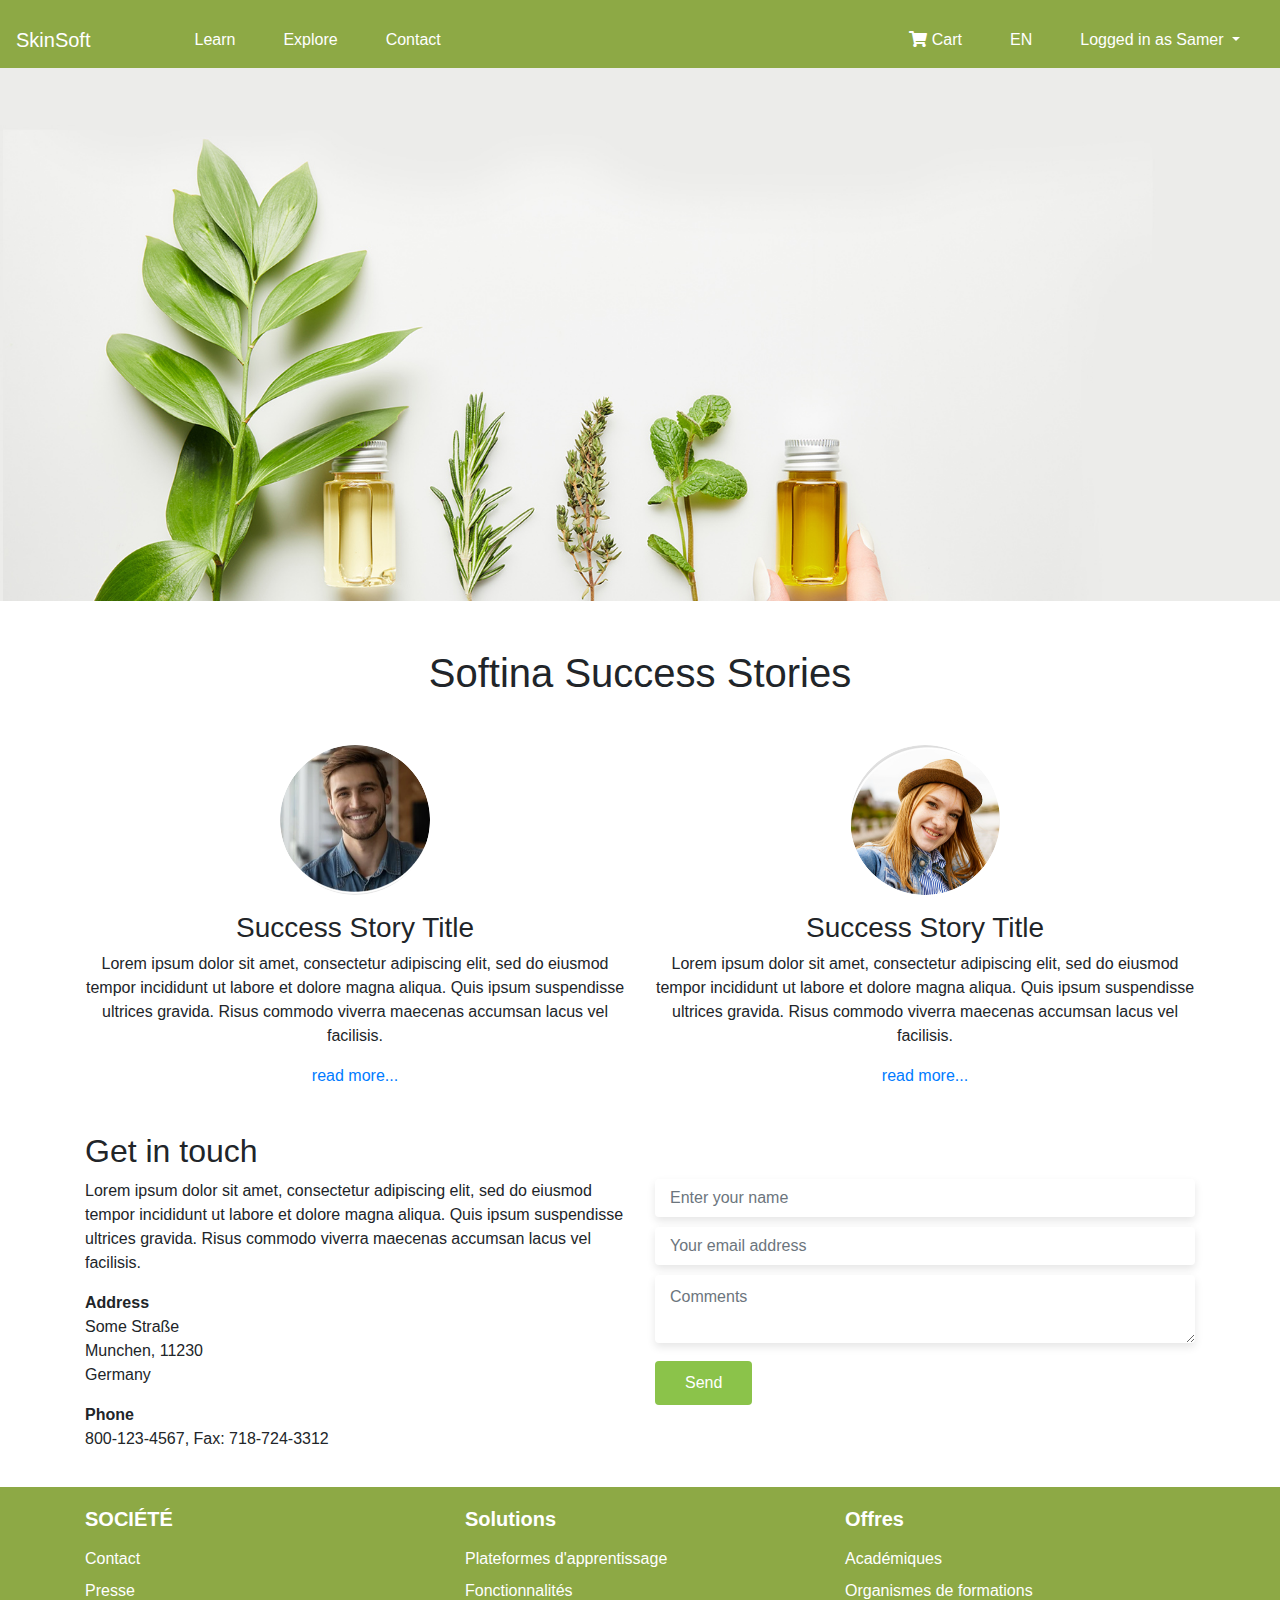
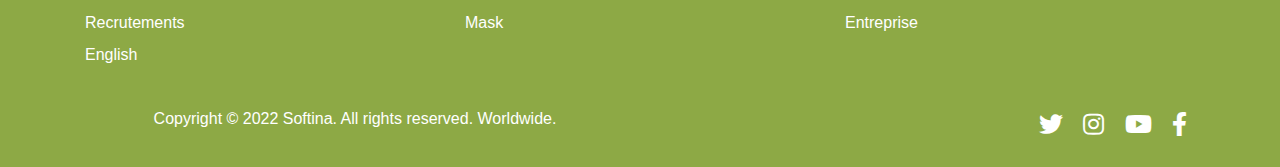
<file: index.html>
<!DOCTYPE html>
<html lang="en">
<head>
    <meta charset="UTF-8">
    <meta name="viewport" content="width=device-width, initial-scale=1.0">
    <title>SkinSoft</title>
    <link href="https://stackpath.bootstrapcdn.com/bootstrap/4.5.2/css/bootstrap.min.css" rel="stylesheet">
    <link href="https://cdnjs.cloudflare.com/ajax/libs/font-awesome/5.15.3/css/all.min.css" rel="stylesheet">
    <script src="https://code.jquery.com/jquery-3.5.1.slim.min.js"></script>
    <script src="https://cdn.jsdelivr.net/npm/@popperjs/core@2.5.3/dist/umd/popper.min.js"></script>
    <script src="https://stackpath.bootstrapcdn.com/bootstrap/4.5.2/js/bootstrap.min.js"></script>
    <link rel="stylesheet" href="style.css">
</head>
<body>
    <nav class="navbar navbar-expand-lg  navbar-light navbar-custom" style="background-color: #8da945; color: white">
        <a class="navbar-brand" href="#">SkinSoft</a>
        <button class="navbar-toggler" type="button" data-toggle="collapse" data-target="#navbarNav" aria-controls="navbarNav" aria-expanded="false" aria-label="Toggle navigation">
            <span class="navbar-toggler-icon"></span>
        </button>
        <div class="collapse navbar-collapse" id="navbarNav">
            <ul class="navbar-nav mr-auto">
                <li class="nav-item mx-3">
                    <a class="nav-link " href="#">Learn</a>
                </li>
                <li class="nav-item mx-3">
                    <a class="nav-link" href="#">Explore</a>
                </li>
                <li class="nav-item mx-3">
                    <a class="nav-link" href="#">Contact</a>
                </li>
            </ul>
            <ul class="navbar-nav">
                <li class="nav-item mx-3">
                    <a class="nav-link" href="#"><i class="fa fa-shopping-cart"></i> Cart</a>
                </li>
                <li class="nav-item mx-3">
                    <a class="nav-link" href="#">EN</a>
                </li>
                <li class="nav-item dropdown mx-3">
                    <a class="nav-link dropdown-toggle" href="#" id="navbarDropdown" role="button" data-toggle="dropdown" aria-haspopup="true" aria-expanded="false">
                        Logged in as Samer
                    </a>
                    <div class="dropdown-menu" aria-labelledby="navbarDropdown">
                        <a class="dropdown-item" href="#">Profile</a>
                        <a class="dropdown-item" href="#">Logout</a>
                        <a class="dropdown-item" href="#">Log in via another account</a>
                    </div>
                </li>
            </ul>
        </div>
    </nav>
    <div class="image-container">
        <img src="images/BANNER1.JPG" alt="Banner image" class="img-fluid">
    </div>
    <div class="container">
        <h1 class="text-center my-5">Softina Success Stories</h1>
        <div class="row text-center">
            <div class="col-md-6 col-lg-6 col-xl-6 mb-4">
                <div class="success-story">
                    <img src="./images/man.png" alt="Success Story 1" class="img-fluid mb-3">
                    <h3>Success Story Title</h3>
                    <p>Lorem ipsum dolor sit amet, consectetur adipiscing elit, sed do eiusmod tempor incididunt ut labore et dolore magna aliqua. Quis ipsum suspendisse ultrices gravida. Risus commodo viverra maecenas accumsan lacus vel facilisis.</p>
                    <a href="#">read more...</a>
                </div>
            </div>
            <div class="col-md-6 col-lg-6 col-xl-6 mb-4">
                <div class="success-story">
                    <img src="./images/woman.png" alt="Success Story 2" class="img-fluid mb-3">
                    <h3>Success Story Title</h3>
                    <p>Lorem ipsum dolor sit amet, consectetur adipiscing elit, sed do eiusmod tempor incididunt ut labore et dolore magna aliqua. Quis ipsum suspendisse ultrices gravida. Risus commodo viverra maecenas accumsan lacus vel facilisis.</p>
                    <a href="#">read more...</a>
                </div>
            </div>
        </div>
        <div class="contact-section">
            <h2>Get in touch</h2>
            <div class="row">
                <div class="col-md-6 contact-info">
                    <p>Lorem ipsum dolor sit amet, consectetur adipiscing elit, sed do eiusmod tempor incididunt ut labore et dolore magna aliqua. Quis ipsum suspendisse ultrices gravida. Risus commodo viverra maecenas accumsan lacus vel facilisis.</p>
                    <p>
                        <strong>Address</strong><br>
                        Some Straße<br>
                        Munchen, 11230<br>
                        Germany
                    </p>
                    <p>
                        <strong>Phone</strong><br>
                        800-123-4567, Fax: 718-724-3312
                    </p>
                </div>
                <div class="col-md-6">
                    <form>
                        <input type="text" class="form-control" placeholder="Enter your name" required>
                        <input type="email" class="form-control" placeholder="Your email address" required>
                        <textarea class="form-control" placeholder="Comments" required></textarea>
                        <button type="submit" class="btn btn-success mt-2">Send</button>
                    </form>
                </div>
            </div>
        </div>
    </div>
    <footer style="background-color: #8da945; color: white; padding: 20px">
        <div class="container">
            <div class="row">
                <div class="col-md-4">
                    <h5>SOCIÉTÉ</h5>
                    <ul class="list-unstyled">
                        <li><a href="#" style="color: white;">Contact</a></li>
                        <li><a href="#" style="color: white;">Presse</a></li>
                        <li><a href="#" style="color: white;">Recrutements</a></li>
                        <li><a href="#" style="color: white;">English</a></li>
                    </ul>
                </div>
                <div class="col-md-4">
                    <h5>Solutions</h5>
                    <ul class="list-unstyled">
                        <li><a href="#" style="color: white;">Plateformes d'apprentissage</a></li>
                        <li><a href="#" style="color: white;">Fonctionnalités</a></li>
                        <li><a href="#" style="color: white;">Mask</a></li>
                    </ul>
                </div>
                <div class="col-md-4">
                    <h5>Offres</h5>
                    <ul class="list-unstyled">
                        <li><a href="#" style="color: white;">Académiques</a></li>
                        <li><a href="#" style="color: white;">Organismes de formations</a></li>
                        <li><a href="#" style="color: white;">Entreprise</a></li>
                    </ul>
                </div>
            </div>
            <div class="row mt-4">
                <div class="col-md-6">
                    <p>Copyright © 2022 Softina. All rights reserved. Worldwide.</p>
                </div>
                <div class="col-md-6 text-right">
                    <a href="#" style="color: white;" class="mx-2"><i class="fab fa-twitter"></i></a>
                    <a href="#" style="color: white;" class="mx-2"><i class="fab fa-instagram"></i></a>
                    <a href="#" style="color: white;" class="mx-2"><i class="fab fa-youtube"></i></a>
                    <a href="#" style="color: white;" class="mx-2"><i class="fab fa-facebook-f"></i></a>
                </div>
            </div>

        </div>

    </footer>
</body>
</html>
</file>
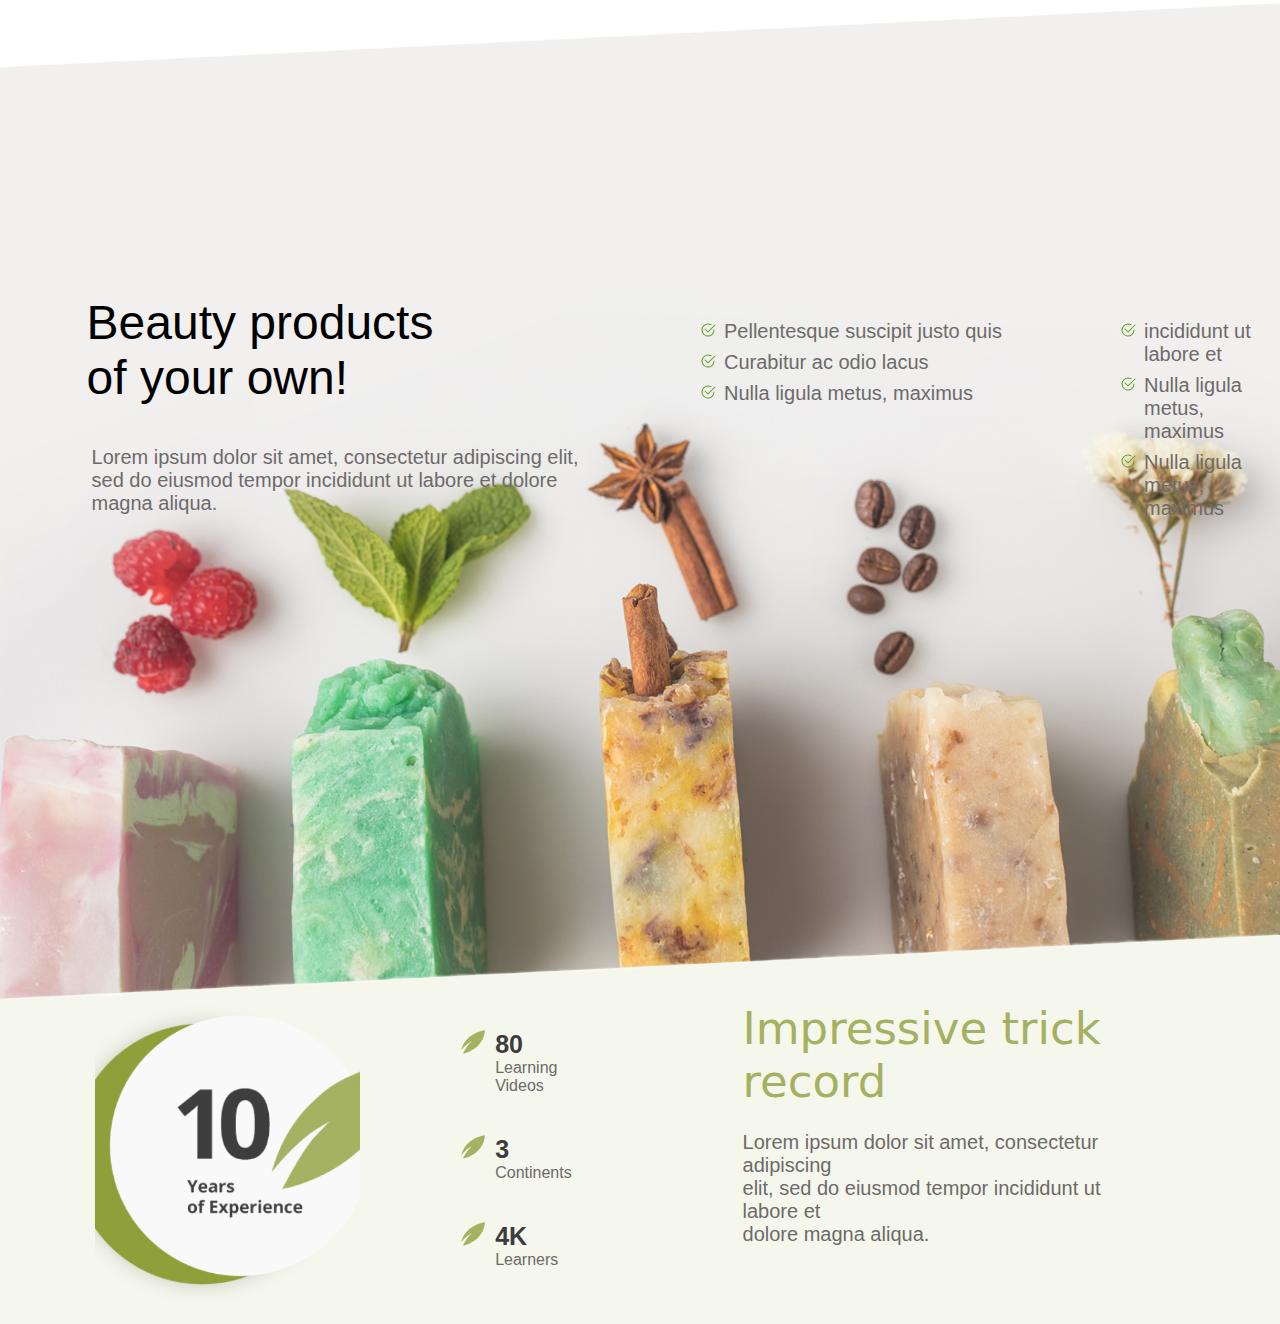
<file: saleh.html>
<!DOCTYPE html>
<html lang="en">
<head>
    <meta charset="UTF-8">
    <meta name="viewport" content="width=device-width, initial-scale=1.0">
    <link rel="stylesheet" href="styles.css">
    <title>Document</title>
</head>
<body>

    <div class="container">
        <div class="image-container">
            <img src="./images/after update.png" alt="">
        </div>
        <div class="title_first_second">
            <p class="first_title">Beauty products <br> of your own!</p>
            <p class="second_title">Lorem ipsum dolor sit amet, consectetur adipiscing elit,<br>
                                    sed do eiusmod tempor incididunt ut labore et dolore <br>
                                    magna aliqua.</p>
        </div>

        <div class="list-container">
            <div class="first_list">
                <ul class="custom-list">
                    <li>Pellentesque suscipit justo quis</li>
                    <li>Curabitur ac odio lacus</li>
                    <li>Nulla ligula metus, maximus</li>
                </ul>
            </div>
            <div class="second_list">
                <ul class="custom-list">
                    <li>incididunt ut labore et</li>
                    <li>Nulla ligula metus, maximus</li>
                    <li>Nulla ligula metus, maximus</li>
                </ul>
            </div>
        </div>

        <div class="under_side">
            <div class="tenyears_image">
                <img src="./images/10years 1.png" alt="10 years image">
            </div>
            <div class="under_slide_list">
                <ul class="custom-list2">
                    <li> <span class="span_edit">80</span><br> Learning Videos</li>
                    <li> <span class="span_edit">3</span> <br>Continents</li>
                    <li> <span class="span_edit">4K</span> <br>Learners</li>
                </ul>
            </div>
            <div class="under_slide_title">
                <p class="under_sidec_first_title"> <span class="span_edit2">Impressive trick record</span> <br> <br>
                    Lorem ipsum dolor sit amet, consectetur adipiscing <br>
                    elit, sed do eiusmod tempor incididunt ut labore et<br>
                    dolore magna aliqua.</p>
            </div>
        </div>
    </div>
    
</body>
</html>
</file>
<file: style.css>
.navbar-custom .navbar-brand,
.navbar-custom .nav-link,
.navbar-custom .navbar-nav .nav-link,
.navbar-custom .navbar-text,
.navbar-custom {
    color: white !important;
}

.navbar-custom .nav-link:hover,
.navbar-custom .dropdown-menu a:hover {
    color: #ada6a6 !important;
}

.navbar-custom {
    padding-top: 20px;
}

.navbar-brand {
    margin-right: 5rem; 
}

footer h5 {
    font-weight: bold;
    margin-bottom: 1rem;
}

footer ul li {
    margin-bottom: 0.5rem;
}

footer ul li a:hover {
    text-decoration: underline;
}
footer .text-right a {
    font-size: 1.5rem;
}
footer p{
    text-align: center;
}
.success-story img {
    border-radius: 50%;
    max-width: 150px;
}

.contact-section {
    padding: 20px 0;
}

.contact-section .form-control {
    margin-bottom: 10px;
    box-shadow: 0px 4px 8px rgba(0, 0, 0, 0.1);
    border: none;
    padding: 10px 15px;
}

.contact-section .btn-success {
    background-color: #8bc34a;
    border: none;
    padding: 10px 30px;
}

.contact-section h2 {
    text-align: left;
}
</file>
<file: styles.css>
* {
    margin: 0;
    padding: 0;
}

.container {
    background-color: #F5F7EC;
    position: relative;
}

img {
    width: 100%;
    height: 100%;
    object-fit: cover;
}

.first_title {
    position: absolute;
    top: 350px;
    left: 260px;
    transform: translate(-50%, -50%);
    color: black;
    font-size: 3rem;
    font-family: Arial, sans-serif;
}

.second_title {
    position: absolute;
    top: 480px;
    left: 335px;
    transform: translate(-50%, -50%);
    color: rgb(109, 106, 106);
    font-size: 20px;
    font-family: Arial, sans-serif;
}

.first_list {
    position: absolute;
    top: 320px;
    left: 700px;
}

.second_list {
    position: absolute;
    top: 320px;
    left: 1120px;
}

.custom-list {
    color: rgb(109, 106, 106);
    font-size: 20px;
    font-family: Arial, sans-serif;
}

ul.custom-list {
    list-style-type: none; /* Remove default bullets */
    padding: 0;
}

ul.custom-list li {
    position: relative;
    padding-left: 24px; /* Space for the icon */
    margin-bottom: 8px; /* Space between items */
}

ul.custom-list li::before {
    content: url('data:image/svg+xml;utf8,<svg xmlns="http://www.w3.org/2000/svg" width="16" height="16" fill="rgb(99, 157, 34)" class="bi bi-check2-circle" viewBox="0 0 16 16"><path d="M2.5 8a5.5 5.5 0 0 1 8.25-4.764.5.5 0 0 0 .5-.866A6.5 6.5 0 1 0 14.5 8a.5.5 0 0 0-1 0 5.5 5.5 0 1 1-11 0"/><path d="M15.354 3.354a.5.5 0 0 0-.708-.708L8 9.293 5.354 6.646a.5.5 0 1 0-.708.708l3 3a.5.5 0 0 0 .708 0z"/></svg>');
    position: absolute;
    color: rgb(99, 157, 34);
    left: 0;
    top: 0;
    width: 16px; /* Adjust based on the SVG size */
    height: 16px; /* Adjust based on the SVG size */
}

.under_side {
    display: flex;
}

.under_side .tenyears_image {
    width: 370px;
    height: 300px;
    margin-left: 95px;
    gap: 0px;
    opacity: 0px;
}

.under_slide_list {
    margin-left: 100px;
    margin-top: 26px;
}

.custom-list2 {
    list-style-type: none;
    padding: 0;
    color: rgb(109, 106, 106);
    font-size: 16px;
    font-family: Arial, sans-serif;
}

.custom-list2 li {
    position: relative;
    padding-left: 35px;
    margin-bottom: 40px;
}

.custom-list2 li::before {
    content: '';
    position: absolute;
    left: 0;
    top: 0;
    width: 25px;
    height: 24px;
    background: url('data:image/svg+xml;utf8,<svg width="16" height="16" viewBox="0 0 46 45" fill="none" xmlns="http://www.w3.org/2000/svg"><path d="M20.658 21.1273C12.611 28.6472 9.72846 33.5411 3.72324 45C15.8777 42.5718 28.9452 34.0186 33.7493 28.4085C38.5535 22.7984 44.7722 14.3789 46 0C46 0 29.5457 1.94745 16.6945 12.5332C3.36292 23.5146 0 38.9125 0 38.9125C0 38.9125 3.24282 34.5073 9.48825 28.8859C15.7337 23.2646 20.658 21.1273 20.658 21.1273Z" fill="%23A4B261"/></svg>') no-repeat center center;
    background-size: contain;
}

.span_edit {
    font-size: 25px;
    color: #3d3c3c;
    font-weight: bold;
}

.span_edit2 {
    font-size: 45px;
    font-weight: normal;
    color: #A4B161;
    font-family: system-ui, -apple-system, BlinkMacSystemFont, 'Segoe UI', Roboto, Oxygen, Ubuntu, Cantarell, 'Open Sans', 'Helvetica Neue', sans-serif;
}

.under_slide_title {
    margin-left: 350px;
    margin-top: 120px;
    width: 500px;
    height: 200px;
}

.under_sidec_first_title {
    position: absolute;
    transform: translate(-50%, -50%);
    color: rgb(109, 106, 106);
    font-size: 20px;
    font-family: Arial, sans-serif;
}

@media (max-width: 1024px) {
    .first_title, .second_title, .first_list, .second_list, .under_slide_title, .tenyears_image, .under_slide_list {
        position: static;
        transform: none;
        text-align: center;
        margin: 20px auto;
    }

    .first_list, .second_list, .under_slide_list {
        margin: 0 auto;
    }

    .under_side {
        flex-direction: column;
        align-items: center;
    }

    .under_slide_title {
        margin-top: 20px;
        text-align: center;
        margin-left: auto;
        margin-right: auto;
    }

    .under_sidec_first_title {
        position: static;
        transform: none;
    }
}
@media (max-width: 1024px) {
    .under_slide_title {
        margin-left: auto;
        margin-right: auto;
        width: 80%; 
        text-align: center;
    }

    .under_sidec_first_title {
        font-size: 18px;
    }

}
</file>
